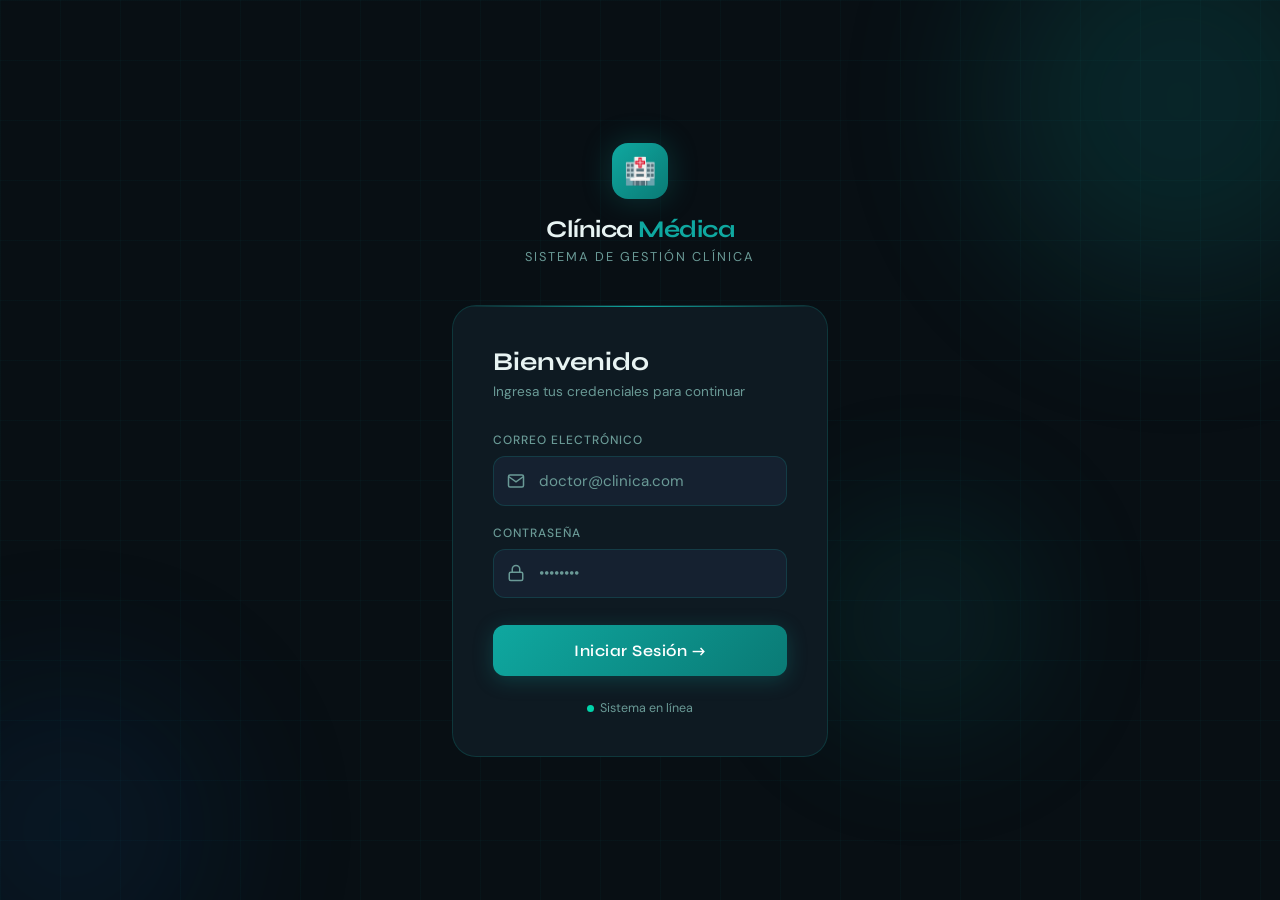
<file: Clinica_frontend/index.html>
<!DOCTYPE html>
<html lang="es">
<head>
<meta charset="UTF-8">
<meta name="viewport" content="width=device-width, initial-scale=1.0">
<title>Clínica Médica — Acceso</title>
<link href="https://fonts.googleapis.com/css2?family=Syne:wght@400;600;700;800&family=DM+Sans:wght@300;400;500&display=swap" rel="stylesheet">
<style>
  :root {
    --teal: #0fa8a0;
    --teal-dark: #0a7a75;
    --teal-glow: rgba(15,168,160,0.25);
    --bg: #080f14;
    --surface: #0e1a22;
    --surface2: #152130;
    --border: rgba(15,168,160,0.2);
    --text: #e8f4f3;
    --muted: #6a9a96;
  }
  * { margin:0; padding:0; box-sizing:border-box; }
  body {
    font-family: 'DM Sans', sans-serif;
    background: var(--bg);
    color: var(--text);
    min-height: 100vh;
    display: flex;
    align-items: center;
    justify-content: center;
    overflow: hidden;
    position: relative;
  }

  /* Animated background grid */
  body::before {
    content: '';
    position: fixed;
    inset: 0;
    background-image:
      linear-gradient(rgba(15,168,160,0.04) 1px, transparent 1px),
      linear-gradient(90deg, rgba(15,168,160,0.04) 1px, transparent 1px);
    background-size: 60px 60px;
    animation: gridMove 20s linear infinite;
  }
  @keyframes gridMove {
    0% { transform: translateY(0); }
    100% { transform: translateY(60px); }
  }

  /* Floating orbs */
  .orb {
    position: fixed;
    border-radius: 50%;
    filter: blur(80px);
    opacity: 0.15;
    animation: float 8s ease-in-out infinite;
  }
  .orb1 { width:400px; height:400px; background:#0fa8a0; top:-100px; right:-100px; animation-delay:0s; }
  .orb2 { width:300px; height:300px; background:#0a4a8a; bottom:-80px; left:-80px; animation-delay:3s; }
  .orb3 { width:200px; height:200px; background:#0fa8a0; bottom:20%; right:20%; animation-delay:6s; }
  @keyframes float {
    0%,100% { transform: translateY(0) scale(1); }
    50% { transform: translateY(-30px) scale(1.05); }
  }

  .login-wrapper {
    position: relative;
    z-index: 10;
    width: 100%;
    max-width: 440px;
    padding: 2rem;
    animation: slideUp 0.7s cubic-bezier(0.16,1,0.3,1) both;
  }
  @keyframes slideUp {
    from { opacity:0; transform: translateY(40px); }
    to { opacity:1; transform: translateY(0); }
  }

  .logo-area {
    text-align: center;
    margin-bottom: 2.5rem;
  }
  .logo-icon {
    width: 56px; height: 56px;
    background: linear-gradient(135deg, var(--teal), var(--teal-dark));
    border-radius: 16px;
    display: inline-flex;
    align-items: center;
    justify-content: center;
    margin-bottom: 1rem;
    box-shadow: 0 0 30px var(--teal-glow);
    font-size: 26px;
  }
  .logo-area h1 {
    font-family: 'Syne', sans-serif;
    font-size: 1.5rem;
    font-weight: 700;
    letter-spacing: -0.5px;
  }
  .logo-area span { color: var(--teal); }
  .logo-area p { font-size: 0.8rem; color: var(--muted); margin-top: 4px; letter-spacing: 2px; text-transform: uppercase; }

  .card {
    background: var(--surface);
    border: 1px solid var(--border);
    border-radius: 24px;
    padding: 2.5rem;
    position: relative;
    overflow: hidden;
  }
  .card::before {
    content: '';
    position: absolute;
    top: 0; left: 0; right: 0;
    height: 1px;
    background: linear-gradient(90deg, transparent, var(--teal), transparent);
  }

  .card-title {
    font-family: 'Syne', sans-serif;
    font-size: 1.6rem;
    font-weight: 700;
    margin-bottom: 0.4rem;
  }
  .card-sub {
    font-size: 0.85rem;
    color: var(--muted);
    margin-bottom: 2rem;
  }

  .field { margin-bottom: 1.2rem; }
  .field label {
    display: block;
    font-size: 0.75rem;
    font-weight: 500;
    letter-spacing: 1px;
    text-transform: uppercase;
    color: var(--muted);
    margin-bottom: 0.5rem;
  }
  .input-wrap {
    position: relative;
  }
  .input-wrap svg {
    position: absolute;
    left: 14px;
    top: 50%;
    transform: translateY(-50%);
    color: var(--muted);
    width: 18px; height: 18px;
  }
  .field input {
    width: 100%;
    background: var(--surface2);
    border: 1px solid var(--border);
    border-radius: 12px;
    padding: 0.85rem 1rem 0.85rem 2.8rem;
    color: var(--text);
    font-family: 'DM Sans', sans-serif;
    font-size: 0.95rem;
    outline: none;
    transition: all 0.2s;
  }
  .field input:focus {
    border-color: var(--teal);
    box-shadow: 0 0 0 3px var(--teal-glow);
  }
  .field input::placeholder { color: var(--muted); }

  .btn-login {
    width: 100%;
    padding: 1rem;
    background: linear-gradient(135deg, var(--teal), var(--teal-dark));
    color: white;
    border: none;
    border-radius: 12px;
    font-family: 'Syne', sans-serif;
    font-size: 1rem;
    font-weight: 600;
    cursor: pointer;
    transition: all 0.3s;
    margin-top: 0.5rem;
    position: relative;
    overflow: hidden;
    box-shadow: 0 4px 20px var(--teal-glow);
    letter-spacing: 0.5px;
  }
  .btn-login::before {
    content: '';
    position: absolute;
    inset: 0;
    background: linear-gradient(135deg, rgba(255,255,255,0.15), transparent);
    opacity: 0;
    transition: opacity 0.3s;
  }
  .btn-login:hover { transform: translateY(-2px); box-shadow: 0 8px 30px var(--teal-glow); }
  .btn-login:hover::before { opacity: 1; }
  .btn-login:active { transform: translateY(0); }

  .status-bar {
    display: flex;
    align-items: center;
    gap: 6px;
    margin-top: 1.5rem;
    justify-content: center;
    font-size: 0.78rem;
    color: var(--muted);
  }
  .status-dot {
    width: 7px; height: 7px;
    background: #00d4aa;
    border-radius: 50%;
    animation: pulse 2s ease-in-out infinite;
  }
  @keyframes pulse {
    0%,100% { box-shadow: 0 0 0 0 rgba(0,212,170,0.4); }
    50% { box-shadow: 0 0 0 5px rgba(0,212,170,0); }
  }

  #error-msg {
    background: rgba(220,38,38,0.1);
    border: 1px solid rgba(220,38,38,0.3);
    color: #f87171;
    border-radius: 10px;
    padding: 0.7rem 1rem;
    font-size: 0.85rem;
    margin-bottom: 1rem;
    display: none;
  }

  .btn-login.loading {
    pointer-events: none;
    opacity: 0.7;
  }
  .spinner {
    display: inline-block;
    width: 16px; height: 16px;
    border: 2px solid rgba(255,255,255,0.3);
    border-top-color: white;
    border-radius: 50%;
    animation: spin 0.6s linear infinite;
    vertical-align: middle;
    margin-right: 6px;
  }
  @keyframes spin { to { transform: rotate(360deg); } }
</style>
</head>
<body>
<div class="orb orb1"></div>
<div class="orb orb2"></div>
<div class="orb orb3"></div>

<div class="login-wrapper">
  <div class="logo-area">
    <div class="logo-icon">🏥</div>
    <h1>Clínica <span>Médica</span></h1>
    <p>Sistema de Gestión Clínica</p>
  </div>

  <div class="card">
    <div class="card-title">Bienvenido</div>
    <div class="card-sub">Ingresa tus credenciales para continuar</div>

    <div id="error-msg"></div>

    <div class="field">
      <label>Correo Electrónico</label>
      <div class="input-wrap">
        <svg viewBox="0 0 24 24" fill="none" stroke="currentColor" stroke-width="2">
          <path d="M4 4h16c1.1 0 2 .9 2 2v12c0 1.1-.9 2-2 2H4c-1.1 0-2-.9-2-2V6c0-1.1.9-2 2-2z"/>
          <polyline points="22,6 12,13 2,6"/>
        </svg>
        <input type="email" id="email" placeholder="doctor@clinica.com" />
      </div>
    </div>

    <div class="field">
      <label>Contraseña</label>
      <div class="input-wrap">
        <svg viewBox="0 0 24 24" fill="none" stroke="currentColor" stroke-width="2">
          <rect x="3" y="11" width="18" height="11" rx="2" ry="2"/>
          <path d="M7 11V7a5 5 0 0 1 10 0v4"/>
        </svg>
        <input type="password" id="password" placeholder="••••••••" />
      </div>
    </div>

    <button class="btn-login" id="btnLogin" onclick="login()">
      Iniciar Sesión →
    </button>

    <div class="status-bar">
      <div class="status-dot"></div>
      Sistema en línea
    </div>
  </div>
</div>

<script>
const API = 'http://localhost:5190/api';

async function login() {
  const email = document.getElementById('email').value.trim();
  const password = document.getElementById('password').value;
  const btn = document.getElementById('btnLogin');
  const err = document.getElementById('error-msg');

  // Validar email
  const emailRegex = /^[^\s@]+@[^\s@]+\.[^\s@]+$/;
  if (!email) { showError('El correo es requerido.'); return; }
  if (!emailRegex.test(email)) { showError('Ingresa un correo válido (ejemplo@correo.com).'); return; }
  if (!password) { showError('La contraseña es requerida.'); return; }
  if (password.length < 6) { showError('La contraseña debe tener mínimo 6 caracteres.'); return; }

  btn.classList.add('loading');
  btn.innerHTML = '<span class="spinner"></span>Verificando...';
  err.style.display = 'none';

  try {
    const res = await fetch(`${API}/auth/login`, {
      method: 'POST',
      headers: { 'Content-Type': 'application/json' },
      body: JSON.stringify({ email, password })
    });

    if (!res.ok) throw new Error('Credenciales incorrectas.');
    const data = await res.json();

    localStorage.setItem('token',     data.token);
    localStorage.setItem('rol',       data.rol);
    localStorage.setItem('nombre',    data.nombre);
    localStorage.setItem('apellido',  data.apellido  || '');
    localStorage.setItem('usuarioId', data.usuarioId);
    localStorage.setItem('doctorId',  data.doctorId  || '');
    localStorage.setItem('pacienteId',data.pacienteId || '');

    window.location.href = 'dashboard.html';
  } catch (e) {
    showError(e.message || 'Error al conectar con el servidor.');
    btn.classList.remove('loading');
    btn.innerHTML = 'Iniciar Sesión →';
  }
}

function showError(msg) {
  const err = document.getElementById('error-msg');
  err.textContent = msg;
  err.style.display = 'block';
}

document.addEventListener('keydown', e => {
  if (e.key === 'Enter') login();
});
</script>
</body>
</html>
</file>
